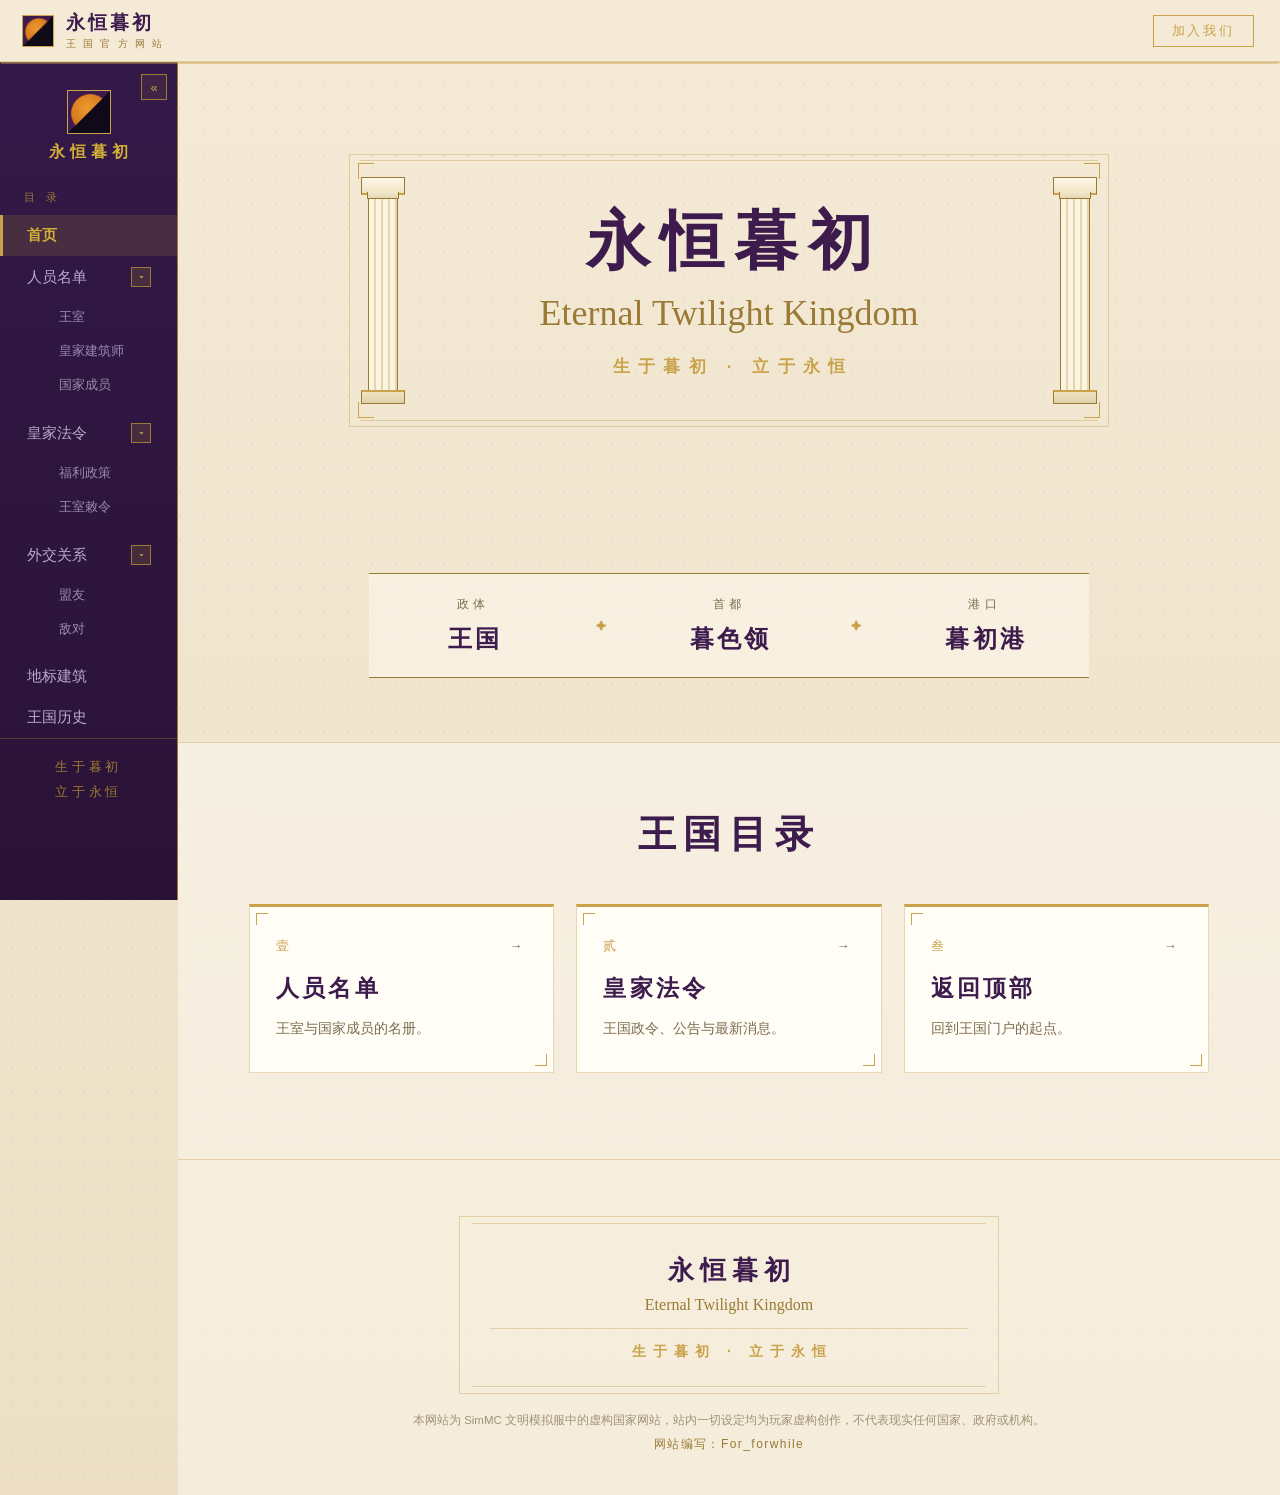
<file: index.html>
<!DOCTYPE html>
<html lang="zh-CN">
<head>
<meta charset="UTF-8">
<title>永恒暮初王国 · 官方网站</title>
<link rel="stylesheet" href="style.css">
<style>
  /* ===== 首页私有：Hero 门廊 ===== */
  .hero { position: relative; padding: 92px 24px 88px; text-align: center; }
  .hero-frame {
    max-width: 760px; margin: 0 auto;
    border: 1px solid var(--line);
    position: relative;
    padding: 52px 76px 48px;
  }
  .hero-frame::before, .hero-frame::after {
    content: ""; position: absolute; left: 10px; right: 10px; height: 1px;
    background: var(--line);
  }
  .hero-frame::before { top: 5px; }
  .hero-frame::after { bottom: 5px; }
  .hero .corner { position: absolute; width: 16px; height: 16px; border-color: var(--gold); border-style: solid; }
  .hero .c-tl { top: 8px; left: 8px; border-width: 1.5px 0 0 1.5px; }
  .hero .c-tr { top: 8px; right: 8px; border-width: 1.5px 1.5px 0 0; }
  .hero .c-bl { bottom: 8px; left: 8px; border-width: 0 0 1.5px 1.5px; }
  .hero .c-br { bottom: 8px; right: 8px; border-width: 0 1.5px 1.5px 0; }

  .column { position: absolute; top: 22px; bottom: 22px; width: 34px; display: flex; flex-direction: column; align-items: center; }
  .col-l { left: 16px; }
  .col-r { right: 16px; }
  .column .cap {
    width: 44px; height: 18px;
    background: linear-gradient(180deg, #fdf8ea, #efe3c2);
    border: 1px solid var(--gold-dim);
    border-bottom: 2px solid var(--gold);
    position: relative;
  }
  .column .cap::before {
    content: ""; position: absolute; left: 50%; bottom: -6px; transform: translateX(-50%);
    width: 30px; height: 6px;
    background: linear-gradient(180deg, #f3e8cc, #e6d9b6);
    border: 1px solid var(--gold-dim);
    border-top: none;
  }
  .column .shaft {
    flex: 1; width: 30px;
    background: repeating-linear-gradient(90deg, #fbf4e0 0 5px, #e3d5b0 5px 7px);
    border-left: 1px solid var(--gold-dim);
    border-right: 1px solid var(--gold-dim);
  }
  .column .base {
    width: 44px; height: 14px;
    background: linear-gradient(180deg, #efe3c2, #e0d1a8);
    border: 1px solid var(--gold-dim);
    border-top: 2px solid var(--gold);
  }

  .hero h1 {
    font-family: "SimSun", "宋体", serif;
    font-size: clamp(44px, 5.6vw, 64px);
    font-weight: 900; line-height: 1.08; letter-spacing: .16em; padding-left: .16em;
    color: var(--accent);
  }
  .gothic-name {
    font-family: "Old English Text MT", "Blackadder ITC", "UnifrakturMaguntia", serif;
    font-size: clamp(26px, 3vw, 36px);
    color: var(--gold-dim);
    margin: 16px 0 0;
  }
  .hero-motto {
    margin: 22px 0 0;
    font-size: 16.5px; font-weight: 800;
    color: var(--gold);
    letter-spacing: .5em; padding-left: .5em;
  }

  /* ===== 首页私有：概况横幅 ===== */
  .overview { padding: 58px 40px 64px; }
  .info-strip {
    max-width: 720px; margin: 0 auto;
    border-top: 1px solid var(--gold-dim);
    border-bottom: 1px solid var(--gold-dim);
    display: flex; align-items: stretch; justify-content: center;
    background: rgba(255,253,246,.45);
  }
  .info-strip .cell { flex: 1; text-align: center; padding: 22px 14px; }
  .info-strip .cell span {
    display: block; font-size: 12px; color: var(--dim);
    letter-spacing: .35em; margin-bottom: 10px;
  }
  .info-strip .cell strong {
    font-family: "SimSun", "宋体", serif;
    font-size: 24px; font-weight: 900; color: var(--accent);
    letter-spacing: .14em; padding-left: .14em;
  }
  .info-strip .sep { display: flex; align-items: center; color: var(--gold); font-size: 11px; padding: 0 18px; }

  /* ===== 首页私有：目录三卡 ===== */
  .index { padding: 66px 40px 86px; border-top: 1px solid var(--line); background: rgba(255,255,255,.4); }
  .index h2 {
    font-family: "SimSun", "宋体", serif;
    text-align: center; font-size: clamp(28px, 3.4vw, 38px); font-weight: 900;
    color: var(--accent); letter-spacing: .2em; margin-bottom: 44px;
  }
  .index-grid { max-width: 960px; margin: 0 auto; display: grid; grid-template-columns: repeat(3, 1fr); gap: 22px; }
  .index-card {
    display: block;
    background: var(--panel);
    border: 1px solid var(--line);
    border-top: 3px solid var(--gold);
    padding: 30px 26px;
    position: relative;
    transition: transform .2s, box-shadow .2s;
  }
  .index-card::before, .index-card::after {
    content: ""; position: absolute; width: 11px; height: 11px;
    border-color: var(--gold); border-style: solid;
  }
  .index-card::before { top: 6px; left: 6px; border-width: 1.5px 0 0 1.5px; }
  .index-card::after { bottom: 6px; right: 6px; border-width: 0 1.5px 1.5px 0; }
  .index-card:hover { transform: translateY(-6px); box-shadow: 0 16px 34px rgba(61,28,77,.14); }
  .index-card:focus-visible { outline: 2px solid var(--gold); outline-offset: 3px; }
  .index-card .no {
    font-family: "SimSun", "宋体", serif;
    font-size: 13px; color: var(--gold); letter-spacing: .4em;
    display: flex; justify-content: space-between; align-items: center;
  }
  .index-card .no .arr { transition: transform .2s; color: var(--dim); }
  .index-card:hover .no .arr { transform: translateX(4px); color: var(--gold); }
  .index-card h3 { margin: 18px 0 12px; font-family: "SimSun", "宋体", serif; font-size: 23px; font-weight: 900; color: var(--accent); letter-spacing: .14em; }
  .index-card p { font-size: 13.5px; line-height: 1.9; color: var(--dim); }

  @media (max-width: 860px) {
    .index-grid { grid-template-columns: 1fr; }
    .hero { padding: 60px 16px 60px; }
    .hero-frame { padding: 44px 22px 40px; }
    .column { display: none; }
    .info-strip { flex-direction: column; }
    .info-strip .sep { padding: 4px 0; justify-content: center; }
  }
</style>
</head>
<body>

  
  <nav class="nav">
    <a class="brand" href="index.html">
      <span class="mark"></span>
      <span>
        <strong>永恒暮初</strong>
        <small>王 国 官 方 网 站</small>
      </span>
    </a>
    <a class="join-btn" href="roster.html#citizens">加入我们</a>
  </nav>

  <div class="layout">
    
    <aside class="side-dir">
      <button class="dir-toggle" id="dirToggle" type="button" aria-label="收起目录" title="收起目录">«</button>
      <div class="dir-inner">
        <div class="dir-logo"></div>
        <div class="dir-brand">永恒暮初</div>
        <div class="dir-title">目 录</div>
        <a class="dir-item active" href="index.html">首页</a>
        <a class="dir-item" href="roster.html">人员名单<span class="dir-caret" title="展开子分类">▾</span></a>
        <div class="dir-sub">
          <a href="roster.html#royal">王室</a>
          <a href="roster.html#architect">皇家建筑师</a>
          <a href="roster.html#citizens">国家成员</a>
        </div>
        <a class="dir-item" href="decrees.html">皇家法令<span class="dir-caret" title="展开子分类">▾</span></a>
        <div class="dir-sub">
          <a href="decrees.html#welfare">福利政策</a>
          <a href="decrees.html#decrees">王室敕令</a>
        </div>
        <a class="dir-item" href="diplomacy.html">外交关系<span class="dir-caret" title="展开子分类">▾</span></a>
        <div class="dir-sub">
          <a href="diplomacy.html#allies">盟友</a>
          <a href="diplomacy.html#enemies">敌对</a>
        </div>
        <a class="dir-item" href="landmarks.html">地标建筑</a>
        <a class="dir-item" href="history.html">王国历史</a>
        <div class="dir-foot">生于暮初<br>立于永恒</div>
      </div>
    </aside>

    
    <div class="main-col">
      <main id="top">
        
        <section class="hero">
          <div class="hero-frame">
            <span class="corner c-tl"></span><span class="corner c-tr"></span>
            <span class="corner c-bl"></span><span class="corner c-br"></span>
            <div class="column col-l"><span class="cap"></span><span class="shaft"></span><span class="base"></span></div>
            <div class="column col-r"><span class="cap"></span><span class="shaft"></span><span class="base"></span></div>
            <h1>永恒暮初</h1>
            <p class="gothic-name">Eternal Twilight Kingdom</p>
            <p class="hero-motto">生于暮初 · 立于永恒</p>
          </div>
        </section>

        
        <section class="overview" id="overview">
          <div class="info-strip">
            <div class="cell"><span>政体</span><strong>王国</strong></div>
            <span class="sep">✦</span>
            <div class="cell"><span>首都</span><strong>暮色领</strong></div>
            <span class="sep">✦</span>
            <div class="cell"><span>港口</span><strong>暮初港</strong></div>
          </div>
        </section>

        
        <section class="index" id="index">
          <h2>王国目录</h2>
          <div class="index-grid">
            <a class="index-card" href="roster.html">
              <span class="no">壹 <span class="arr">→</span></span>
              <h3>人员名单</h3>
              <p>王室与国家成员的名册。</p>
            </a>
            <a class="index-card" href="decrees.html">
              <span class="no">贰 <span class="arr">→</span></span>
              <h3>皇家法令</h3>
              <p>王国政令、公告与最新消息。</p>
            </a>
            <a class="index-card" href="#top">
              <span class="no">叁 <span class="arr">→</span></span>
              <h3>返回顶部</h3>
              <p>回到王国门户的起点。</p>
            </a>
          </div>
        </section>
      </main>

      
      <footer>
        <div class="f-frame">
          <p class="f-brand">永恒暮初</p>
          <p class="f-gothic">Eternal Twilight Kingdom</p>
          <p class="f-motto">生于暮初 · 立于永恒</p>
        </div>
        <p class="f-disclaimer">
          本网站为 SimMC 文明模拟服中的虚构国家网站，站内一切设定均为玩家虚构创作，不代表现实任何国家、政府或机构。
        </p>
        <p class="f-credit">网站编写：For_forwhile</p>
      </footer>
    </div>
  </div>

  <script src="script.js"></script>
</body>
</html>
</file>
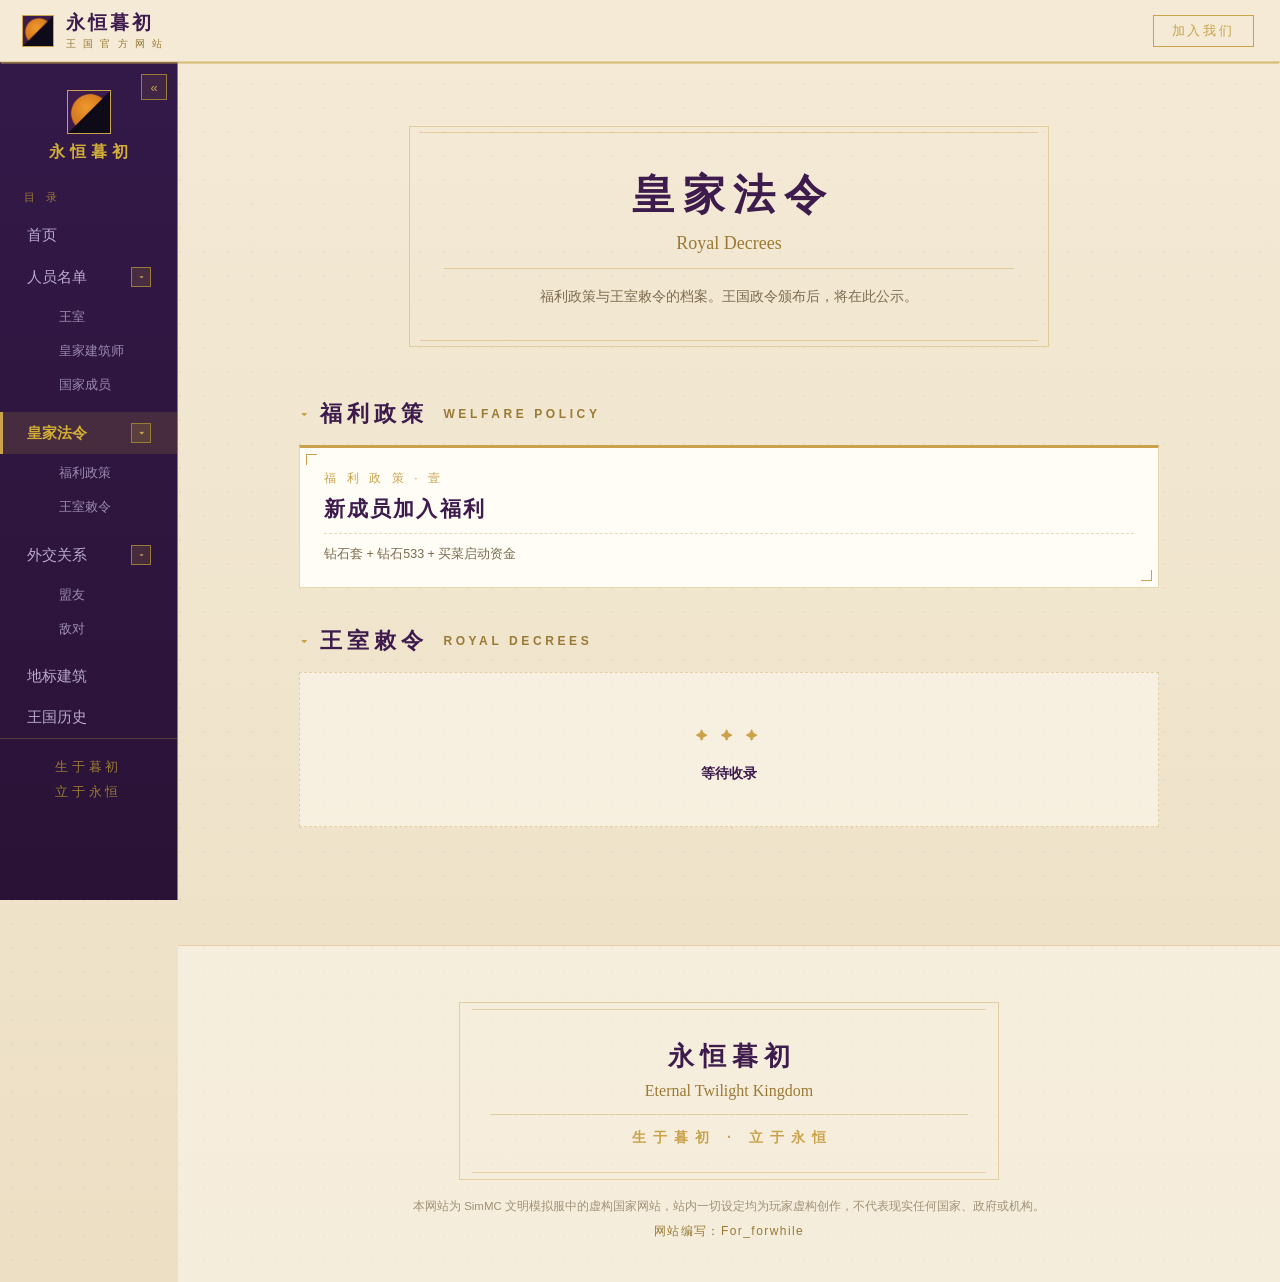
<file: decrees.html>
<!DOCTYPE html>
<html lang="zh-CN">
<head>
<meta charset="UTF-8">
<title>皇家法令 · 永恒暮初王国</title>
<link rel="stylesheet" href="style.css">
<style>
  @media (max-width: 860px) {
    .page-main { padding: 40px 20px 60px; }
  }
</style>
</head>
<body>

  
  <nav class="nav">
    <a class="brand" href="index.html">
      <span class="mark"></span>
      <span>
        <strong>永恒暮初</strong>
        <small>王 国 官 方 网 站</small>
      </span>
    </a>
    <a class="join-btn" href="roster.html#citizens">加入我们</a>
  </nav>

  <div class="layout">
    
    <aside class="side-dir">
      <button class="dir-toggle" id="dirToggle" type="button" aria-label="收起目录" title="收起目录">«</button>
      <div class="dir-inner">
        <div class="dir-logo"></div>
        <div class="dir-brand">永恒暮初</div>
        <div class="dir-title">目 录</div>
        <a class="dir-item" href="index.html">首页</a>
        <a class="dir-item" href="roster.html">人员名单<span class="dir-caret" title="展开子分类">▾</span></a>
        <div class="dir-sub">
          <a href="roster.html#royal">王室</a>
          <a href="roster.html#architect">皇家建筑师</a>
          <a href="roster.html#citizens">国家成员</a>
        </div>
        <a class="dir-item active" href="decrees.html">皇家法令<span class="dir-caret" title="展开子分类">▾</span></a>
        <div class="dir-sub">
          <a href="decrees.html#welfare">福利政策</a>
          <a href="decrees.html#decrees">王室敕令</a>
        </div>
        <a class="dir-item" href="diplomacy.html">外交关系<span class="dir-caret" title="展开子分类">▾</span></a>
        <div class="dir-sub">
          <a href="diplomacy.html#allies">盟友</a>
          <a href="diplomacy.html#enemies">敌对</a>
        </div>
        <a class="dir-item" href="landmarks.html">地标建筑</a>
        <a class="dir-item" href="history.html">王国历史</a>
        <div class="dir-foot">生于暮初<br>立于永恒</div>
      </div>
    </aside>

    
    <div class="main-col">
      <main>
        
        <section class="page-main">
          <div class="page-head">
            <h1>皇家法令</h1>
            <p class="gothic">Royal Decrees</p>
            <p class="desc">福利政策与王室敕令的档案。王国政令颁布后，将在此公示。</p>
          </div>

          
          <div class="roll-group" id="welfare" style="margin-top:52px;">
            <h2 class="roll-toggle"><span class="roll-arrow">▾</span>福利政策 <span class="tag">WELFARE POLICY</span></h2>
            <div class="roll-body">
              <div class="roll-grid">
                <div class="roll-card">
                  <div class="role">福 利 政 策 · 壹</div>
                  <div class="name">新成员加入福利</div>
                  <div class="note">钻石套 + 钻石533 + 买菜启动资金</div>
                </div>
              </div>
            </div>
          </div>

          
          <div class="roll-group" id="decrees">
            <h2 class="roll-toggle"><span class="roll-arrow">▾</span>王室敕令 <span class="tag">ROYAL DECREES</span></h2>
            <div class="roll-body">
              <div class="roll-empty">
                <p class="star">✦ ✦ ✦</p>
                <p><strong>等待收录</strong></p>
              </div>
            </div>
          </div>
        </section>
      </main>

      
      <footer>
        <div class="f-frame">
          <p class="f-brand">永恒暮初</p>
          <p class="f-gothic">Eternal Twilight Kingdom</p>
          <p class="f-motto">生于暮初 · 立于永恒</p>
        </div>
        <p class="f-disclaimer">
          本网站为 SimMC 文明模拟服中的虚构国家网站，站内一切设定均为玩家虚构创作，不代表现实任何国家、政府或机构。
        </p>
        <p class="f-credit">网站编写：For_forwhile</p>
      </footer>
    </div>
  </div>

  <script src="script.js"></script>
  <script>
    // 分类展开 / 收缩：点标题行切换
    document.querySelectorAll('.roll-group .roll-toggle').forEach(function (h) {
      h.addEventListener('click', function () {
        h.parentElement.classList.toggle('closed');
      });
    });
  </script>
</body>
</html>
</file>
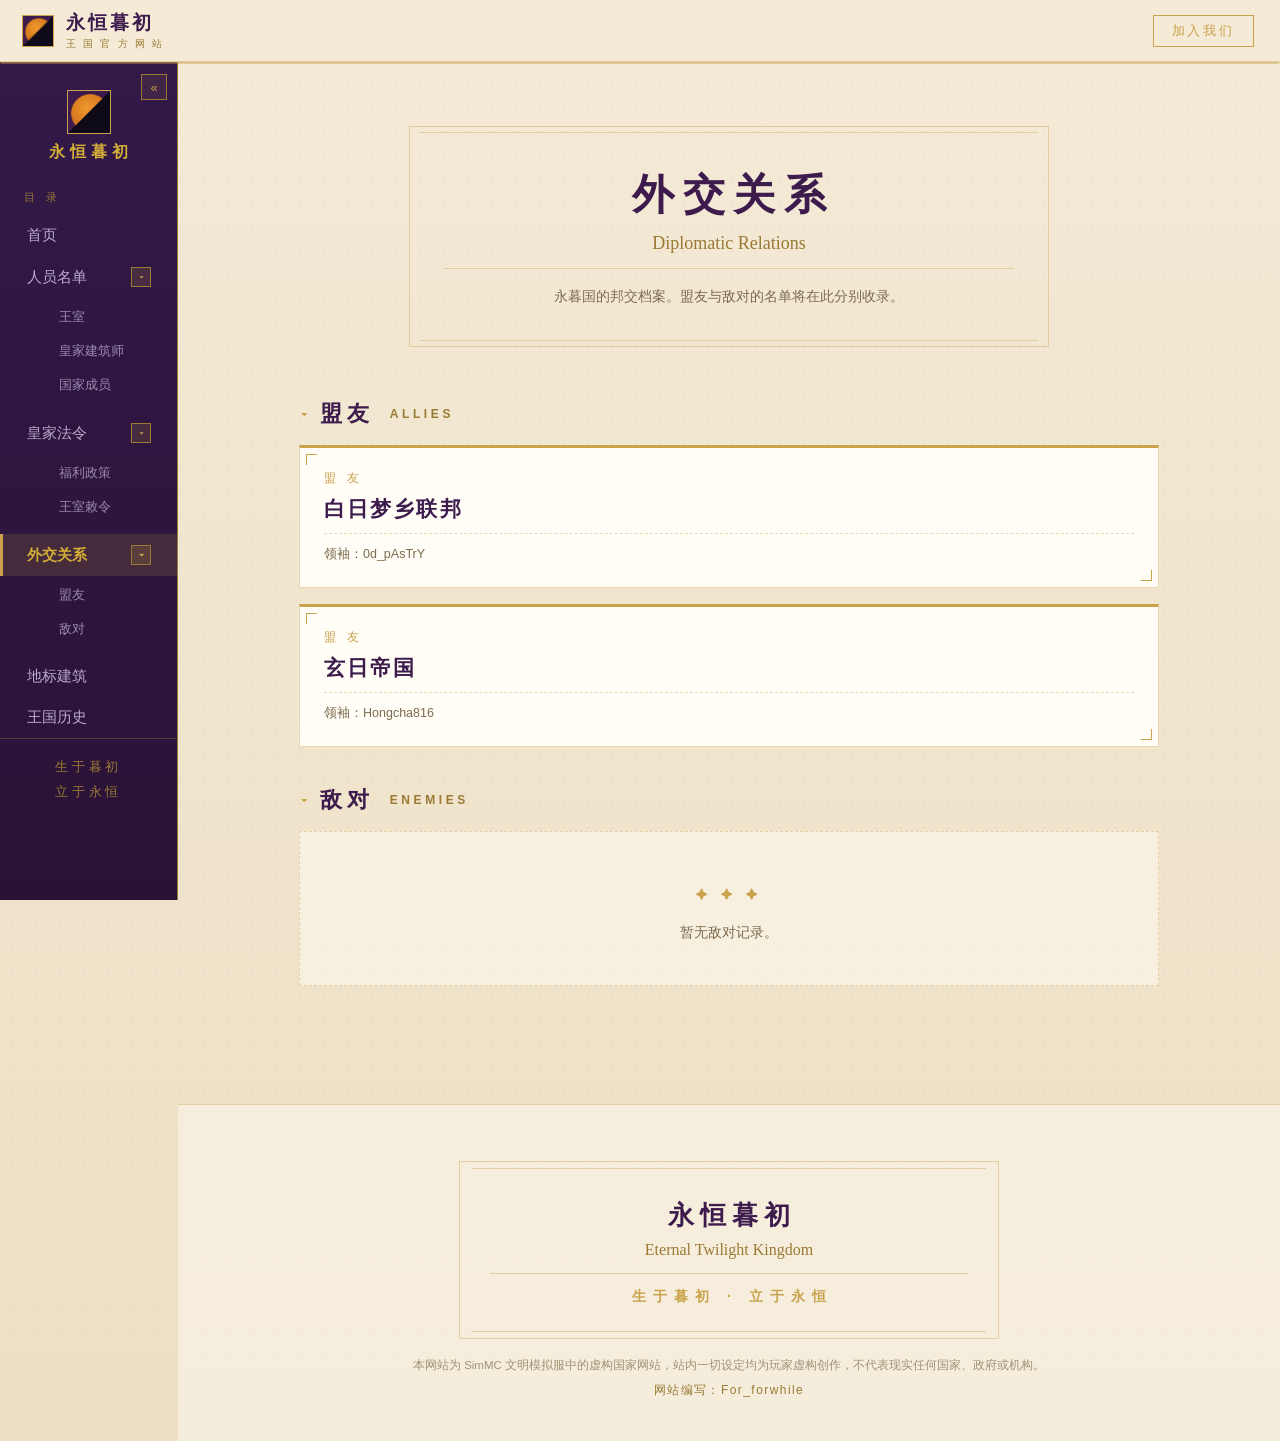
<file: diplomacy.html>
<!DOCTYPE html>
<html lang="zh-CN">
<head>
<meta charset="UTF-8">
<title>外交关系 · 永恒暮初王国</title>
<link rel="stylesheet" href="style.css">
<style>
  @media (max-width: 860px) {
    .page-main { padding: 40px 20px 60px; }
  }
</style>
</head>
<body>

  
  <nav class="nav">
    <a class="brand" href="index.html">
      <span class="mark"></span>
      <span>
        <strong>永恒暮初</strong>
        <small>王 国 官 方 网 站</small>
      </span>
    </a>
    <a class="join-btn" href="roster.html#citizens">加入我们</a>
  </nav>

  <div class="layout">
    
    <aside class="side-dir">
      <button class="dir-toggle" id="dirToggle" type="button" aria-label="收起目录" title="收起目录">«</button>
      <div class="dir-inner">
        <div class="dir-logo"></div>
        <div class="dir-brand">永恒暮初</div>
        <div class="dir-title">目 录</div>
        <a class="dir-item" href="index.html">首页</a>
        <a class="dir-item" href="roster.html">人员名单<span class="dir-caret" title="展开子分类">▾</span></a>
        <div class="dir-sub">
          <a href="roster.html#royal">王室</a>
          <a href="roster.html#architect">皇家建筑师</a>
          <a href="roster.html#citizens">国家成员</a>
        </div>
        <a class="dir-item" href="decrees.html">皇家法令<span class="dir-caret" title="展开子分类">▾</span></a>
        <div class="dir-sub">
          <a href="decrees.html#welfare">福利政策</a>
          <a href="decrees.html#decrees">王室敕令</a>
        </div>
        <a class="dir-item active" href="diplomacy.html">外交关系<span class="dir-caret" title="展开子分类">▾</span></a>
        <div class="dir-sub">
          <a href="diplomacy.html#allies">盟友</a>
          <a href="diplomacy.html#enemies">敌对</a>
        </div>
        <a class="dir-item" href="landmarks.html">地标建筑</a>
        <a class="dir-item" href="history.html">王国历史</a>
        <div class="dir-foot">生于暮初<br>立于永恒</div>
      </div>
    </aside>

    
    <div class="main-col">
      <main>
        
        <section class="page-main">
          <div class="page-head">
            <h1>外交关系</h1>
            <p class="gothic">Diplomatic Relations</p>
            <p class="desc">永暮国的邦交档案。盟友与敌对的名单将在此分别收录。</p>
          </div>

          
          <div class="roll-group" id="allies" style="margin-top:52px;">
            <h2 class="roll-toggle"><span class="roll-arrow">▾</span>盟友 <span class="tag">ALLIES</span></h2>
            <div class="roll-body">
              <div class="roll-grid">
                <div class="roll-card">
                  <div class="role">盟 友</div>
                  <div class="name">白日梦乡联邦</div>
                  <div class="note">领袖：0d_pAsTrY</div>
                </div>
                <div class="roll-card">
                  <div class="role">盟 友</div>
                  <div class="name">玄日帝国</div>
                  <div class="note">领袖：Hongcha816</div>
                </div>
              </div>
            </div>
          </div>

          
          <div class="roll-group" id="enemies">
            <h2 class="roll-toggle"><span class="roll-arrow">▾</span>敌对 <span class="tag">ENEMIES</span></h2>
            <div class="roll-body">
              <div class="roll-empty">
                <p class="star">✦ ✦ ✦</p>
                <p>暂无敌对记录。</p>
              </div>
            </div>
          </div>
        </section>
      </main>

      
      <footer>
        <div class="f-frame">
          <p class="f-brand">永恒暮初</p>
          <p class="f-gothic">Eternal Twilight Kingdom</p>
          <p class="f-motto">生于暮初 · 立于永恒</p>
        </div>
        <p class="f-disclaimer">
          本网站为 SimMC 文明模拟服中的虚构国家网站，站内一切设定均为玩家虚构创作，不代表现实任何国家、政府或机构。
        </p>
        <p class="f-credit">网站编写：For_forwhile</p>
      </footer>
    </div>
  </div>

  <script src="script.js"></script>
  <script>
    // 分类展开 / 收缩：点标题行切换
    document.querySelectorAll('.roll-group .roll-toggle').forEach(function (h) {
      h.addEventListener('click', function () {
        h.parentElement.classList.toggle('closed');
      });
    });
  </script>
</body>
</html>
</file>
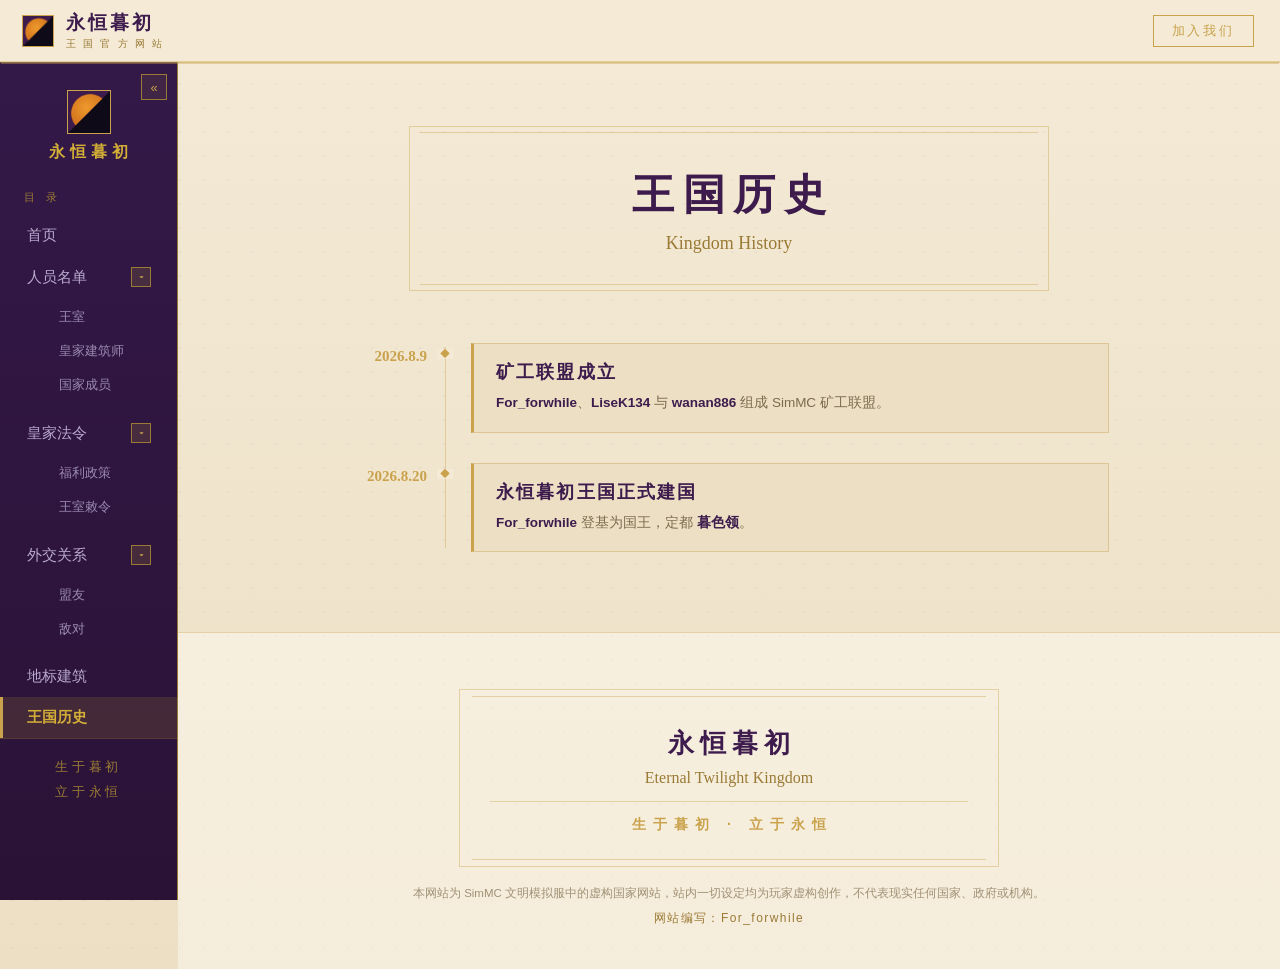
<file: history.html>
<!DOCTYPE html>
<html lang="zh-CN">
<head>
<meta charset="UTF-8">
<title>王国历史 · 永恒暮初王国</title>
<link rel="stylesheet" href="style.css">
<style>
  /* ===== 王国历史 · 时间轴 ===== */
  .timeline {
    max-width: 760px; margin: 52px auto 0;
    position: relative;
  }
  /* 中轴竖线 */
  .timeline::before {
    content: "";
    position: absolute;
    left: 96px; top: 4px; bottom: 4px;
    width: 1px;
    background: var(--line);
  }
  .tl-item {
    position: relative;
    display: grid;
    grid-template-columns: 96px 1fr;
    gap: 26px;
    margin-bottom: 30px;
  }
  .tl-item:last-child { margin-bottom: 0; }
  /* 节点菱形 */
  .tl-item::before {
    content: "◆";
    position: absolute;
    left: 96px;
    transform: translateX(-50%);
    color: var(--gold);
    font-size: 10px;
    background: var(--bg);
    padding: 0 3px;
    line-height: 1;
    top: 6px;
  }
  .tl-date {
    text-align: right;
    font-family: "SimSun", "宋体", serif;
    font-size: 15px;
    font-weight: 700;
    color: var(--gold);
    line-height: 1.5;
    padding-top: 2px;
    padding-right: 18px;   /* 给轴上节点让出空间 */
  }
  .tl-body {
    background: var(--bg-2);   /* 与背景同系的羊皮纸色 */
    border: 1px solid var(--line);
    border-left: 3px solid var(--gold);
    padding: 16px 22px;
    transition: transform .2s, box-shadow .2s;
  }
  .tl-body:hover { transform: translateY(-3px); box-shadow: 0 10px 24px rgba(61,28,77,.1); }
  .tl-body h3 {
    font-family: "SimSun", "宋体", serif;
    font-size: 18px;
    font-weight: 900;
    color: var(--accent);
    letter-spacing: .12em;
    margin-bottom: 6px;
  }
  .tl-body p {
    font-size: 13.5px;
    color: var(--dim);
    line-height: 1.9;
  }
  .tl-body p strong { color: var(--accent); }

  @media (max-width: 860px) {
    .page-main { padding: 40px 20px 60px; }
    .tl-item { grid-template-columns: 72px 1fr; gap: 16px; }
    .timeline::before { left: 72px; }
    .tl-item::before { left: 72px; }
    .tl-date { font-size: 13px; }
  }
</style>
</head>
<body>

  <nav class="nav">
    <a class="brand" href="index.html">
      <span class="mark"></span>
      <span>
        <strong>永恒暮初</strong>
        <small>王 国 官 方 网 站</small>
      </span>
    </a>
    <a class="join-btn" href="roster.html#citizens">加入我们</a>
  </nav>

  <div class="layout">
    <aside class="side-dir">
      <button class="dir-toggle" id="dirToggle" type="button" aria-label="收起目录" title="收起目录">«</button>
      <div class="dir-inner">
        <div class="dir-logo"></div>
        <div class="dir-brand">永恒暮初</div>
        <div class="dir-title">目 录</div>
        <a class="dir-item" href="index.html">首页</a>
        <a class="dir-item" href="roster.html">人员名单<span class="dir-caret" title="展开子分类">▾</span></a>
        <div class="dir-sub">
          <a href="roster.html#royal">王室</a>
          <a href="roster.html#architect">皇家建筑师</a>
          <a href="roster.html#citizens">国家成员</a>
        </div>
        <a class="dir-item" href="decrees.html">皇家法令<span class="dir-caret" title="展开子分类">▾</span></a>
        <div class="dir-sub">
          <a href="decrees.html#welfare">福利政策</a>
          <a href="decrees.html#decrees">王室敕令</a>
        </div>
        <a class="dir-item" href="diplomacy.html">外交关系<span class="dir-caret" title="展开子分类">▾</span></a>
        <div class="dir-sub">
          <a href="diplomacy.html#allies">盟友</a>
          <a href="diplomacy.html#enemies">敌对</a>
        </div>
        <a class="dir-item" href="landmarks.html">地标建筑</a>
        <a class="dir-item active" href="history.html">王国历史</a>
        <div class="dir-foot">生于暮初<br>立于永恒</div>
      </div>
    </aside>

    <div class="main-col">
      <main>
        <section class="page-main">
          <div class="page-head">
            <h1>王国历史</h1>
            <p class="gothic">Kingdom History</p>
          </div>

          <!-- 时间轴 -->
          <div class="timeline">
            <div class="tl-item">
              <div class="tl-date">2026.8.9</div>
              <div class="tl-body">
                <h3>矿工联盟成立</h3>
                <p><strong>For_forwhile</strong>、<strong>LiseK134</strong> 与 <strong>wanan886</strong> 组成 SimMC 矿工联盟。</p>
              </div>
            </div>
            <div class="tl-item">
              <div class="tl-date">2026.8.20</div>
              <div class="tl-body">
                <h3>永恒暮初王国正式建国</h3>
                <p><strong>For_forwhile</strong> 登基为国王，定都 <strong>暮色领</strong>。</p>
              </div>
            </div>
          </div>
        </section>
      </main>

      <footer>
        <div class="f-frame">
          <p class="f-brand">永恒暮初</p>
          <p class="f-gothic">Eternal Twilight Kingdom</p>
          <p class="f-motto">生于暮初 · 立于永恒</p>
        </div>
        <p class="f-disclaimer">
          本网站为 SimMC 文明模拟服中的虚构国家网站，站内一切设定均为玩家虚构创作，不代表现实任何国家、政府或机构。
        </p>
        <p class="f-credit">网站编写：For_forwhile</p>
      </footer>
    </div>
  </div>

  <script src="script.js"></script>
</body>
</html>
</file>
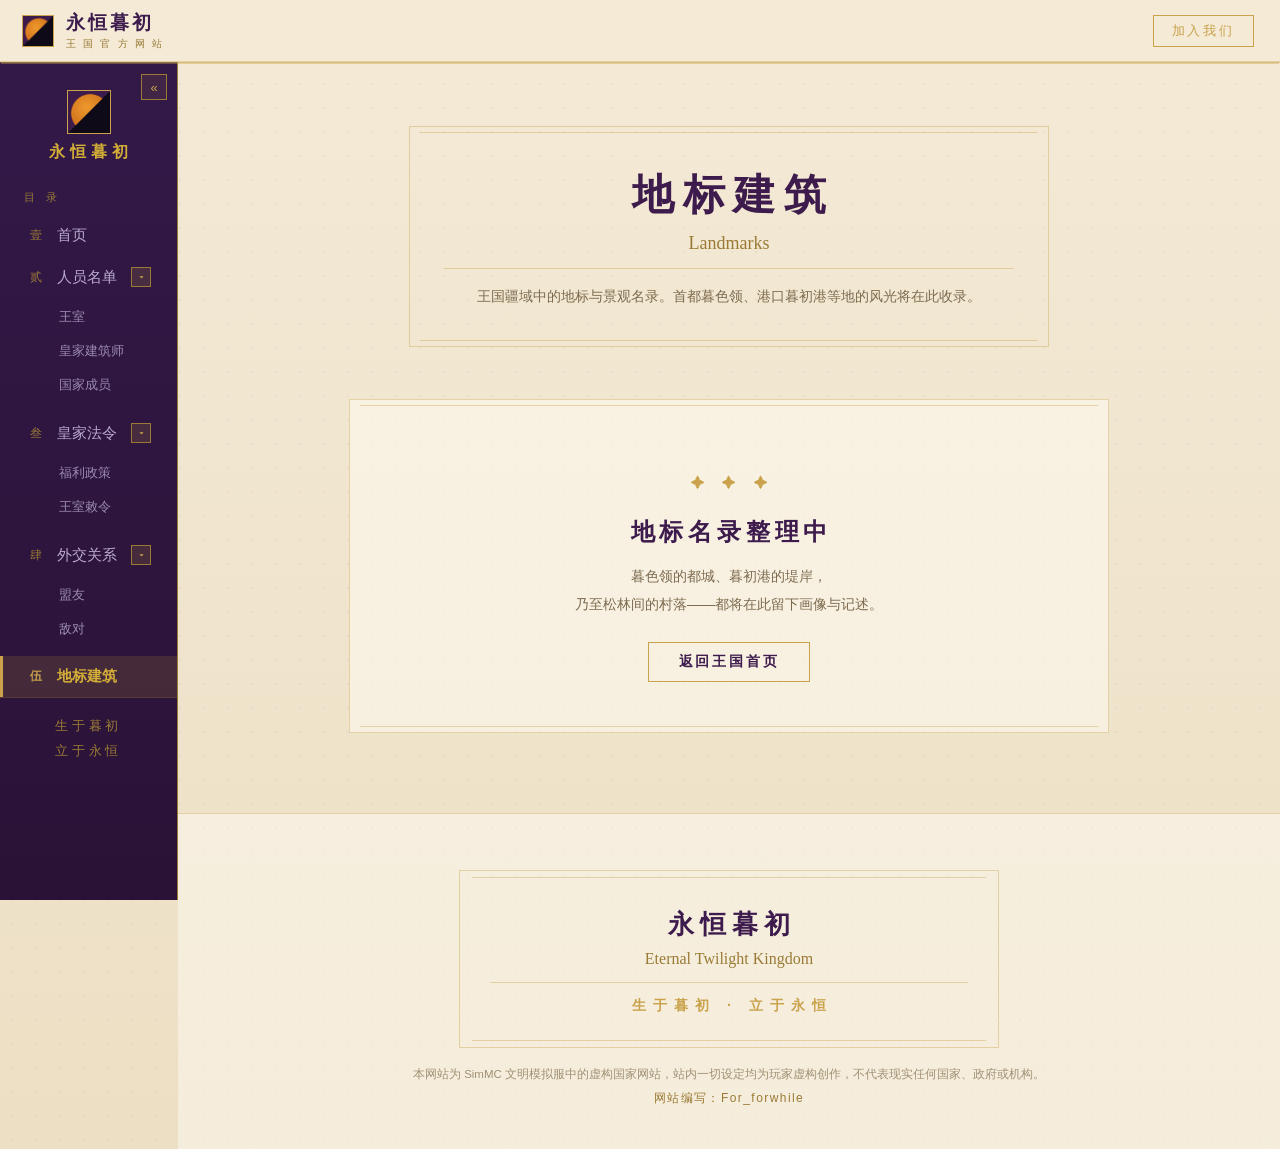
<file: landmarks.html>
<!DOCTYPE html>
<html lang="zh-CN">
<head>
<meta charset="UTF-8">
<title>地标建筑 · 永恒暮初王国</title>
<link rel="stylesheet" href="style.css">
<style>
  /* 地标名录空态 */
  .landmarks {
    max-width: 760px; margin: 52px auto 0;
  }
  .landmarks-empty {
    background: rgba(255,253,246,.5);
    border: 1px solid var(--line);
    position: relative;
    padding: 56px 34px 50px;
    text-align: center;
  }
  .landmarks-empty::before, .landmarks-empty::after {
    content: ""; position: absolute; left: 10px; right: 10px; height: 1px;
    background: var(--line);
  }
  .landmarks-empty::before { top: 5px; }
  .landmarks-empty::after { bottom: 5px; }
  .landmarks-empty .star {
    font-family: "SimSun", "宋体", serif;
    color: var(--gold); font-size: 14px; letter-spacing: .5em; padding-left: .5em;
  }
  .landmarks-empty h3 {
    font-family: "SimSun", "宋体", serif;
    font-size: 24px; font-weight: 900; color: var(--accent);
    letter-spacing: .2em; padding-left: .2em;
    margin-top: 18px;
  }
  .landmarks-empty p {
    margin-top: 14px;
    font-size: 14px; color: var(--dim); line-height: 2;
  }
  .landmarks-empty .back {
    display: inline-block; margin-top: 24px;
    border: 1px solid var(--gold);
    padding: 10px 30px;
    font-size: 14px; font-weight: 700; color: var(--accent);
    letter-spacing: .2em;
    transition: background .18s, color .18s;
  }
  .landmarks-empty .back:hover { background: var(--gold); color: #241505; }

  @media (max-width: 860px) {
    .page-main { padding: 40px 20px 60px; }
  }
</style>
</head>
<body>

  
  <nav class="nav">
    <a class="brand" href="index.html">
      <span class="mark"></span>
      <span>
        <strong>永恒暮初</strong>
        <small>王 国 官 方 网 站</small>
      </span>
    </a>
    <a class="join-btn" href="roster.html#citizens">加入我们</a>
  </nav>

  <div class="layout">
    
    <aside class="side-dir">
      <button class="dir-toggle" id="dirToggle" type="button" aria-label="收起目录" title="收起目录">«</button>
      <div class="dir-inner">
        <div class="dir-logo"></div>
        <div class="dir-brand">永恒暮初</div>
        <div class="dir-title">目 录</div>
        <a class="dir-item" href="index.html"><span class="d-no">壹</span>首页</a>
        <a class="dir-item" href="roster.html"><span class="d-no">贰</span>人员名单<span class="dir-caret" title="展开子分类">▾</span></a>
        <div class="dir-sub">
          <a href="roster.html#royal">王室</a>
          <a href="roster.html#architect">皇家建筑师</a>
          <a href="roster.html#citizens">国家成员</a>
        </div>
        <a class="dir-item" href="decrees.html"><span class="d-no">叁</span>皇家法令<span class="dir-caret" title="展开子分类">▾</span></a>
        <div class="dir-sub">
          <a href="decrees.html#welfare">福利政策</a>
          <a href="decrees.html#decrees">王室敕令</a>
        </div>
        <a class="dir-item" href="diplomacy.html"><span class="d-no">肆</span>外交关系<span class="dir-caret" title="展开子分类">▾</span></a>
        <div class="dir-sub">
          <a href="diplomacy.html#allies">盟友</a>
          <a href="diplomacy.html#enemies">敌对</a>
        </div>
        <a class="dir-item active" href="landmarks.html"><span class="d-no">伍</span>地标建筑</a>
        <div class="dir-foot">生于暮初<br>立于永恒</div>
      </div>
    </aside>

    
    <div class="main-col">
      <main>
        
        <section class="page-main">
          <div class="page-head">
            <h1>地标建筑</h1>
            <p class="gothic">Landmarks</p>
            <p class="desc">王国疆域中的地标与景观名录。首都暮色领、港口暮初港等地的风光将在此收录。</p>
          </div>

          
          <div class="landmarks">
            <div class="landmarks-empty">
              <p class="star">✦ ✦ ✦</p>
              <h3>地标名录整理中</h3>
              <p>
                暮色领的都城、暮初港的堤岸，<br>
                乃至松林间的村落——都将在此留下画像与记述。
              </p>
              <a class="back" href="index.html">返回王国首页</a>
            </div>
          </div>
        </section>
      </main>

      
      <footer>
        <div class="f-frame">
          <p class="f-brand">永恒暮初</p>
          <p class="f-gothic">Eternal Twilight Kingdom</p>
          <p class="f-motto">生于暮初 · 立于永恒</p>
        </div>
        <p class="f-disclaimer">
          本网站为 SimMC 文明模拟服中的虚构国家网站，站内一切设定均为玩家虚构创作，不代表现实任何国家、政府或机构。
        </p>
        <p class="f-credit">网站编写：For_forwhile</p>
      </footer>
    </div>
  </div>

  <script src="script.js"></script>
</body>
</html>
</file>
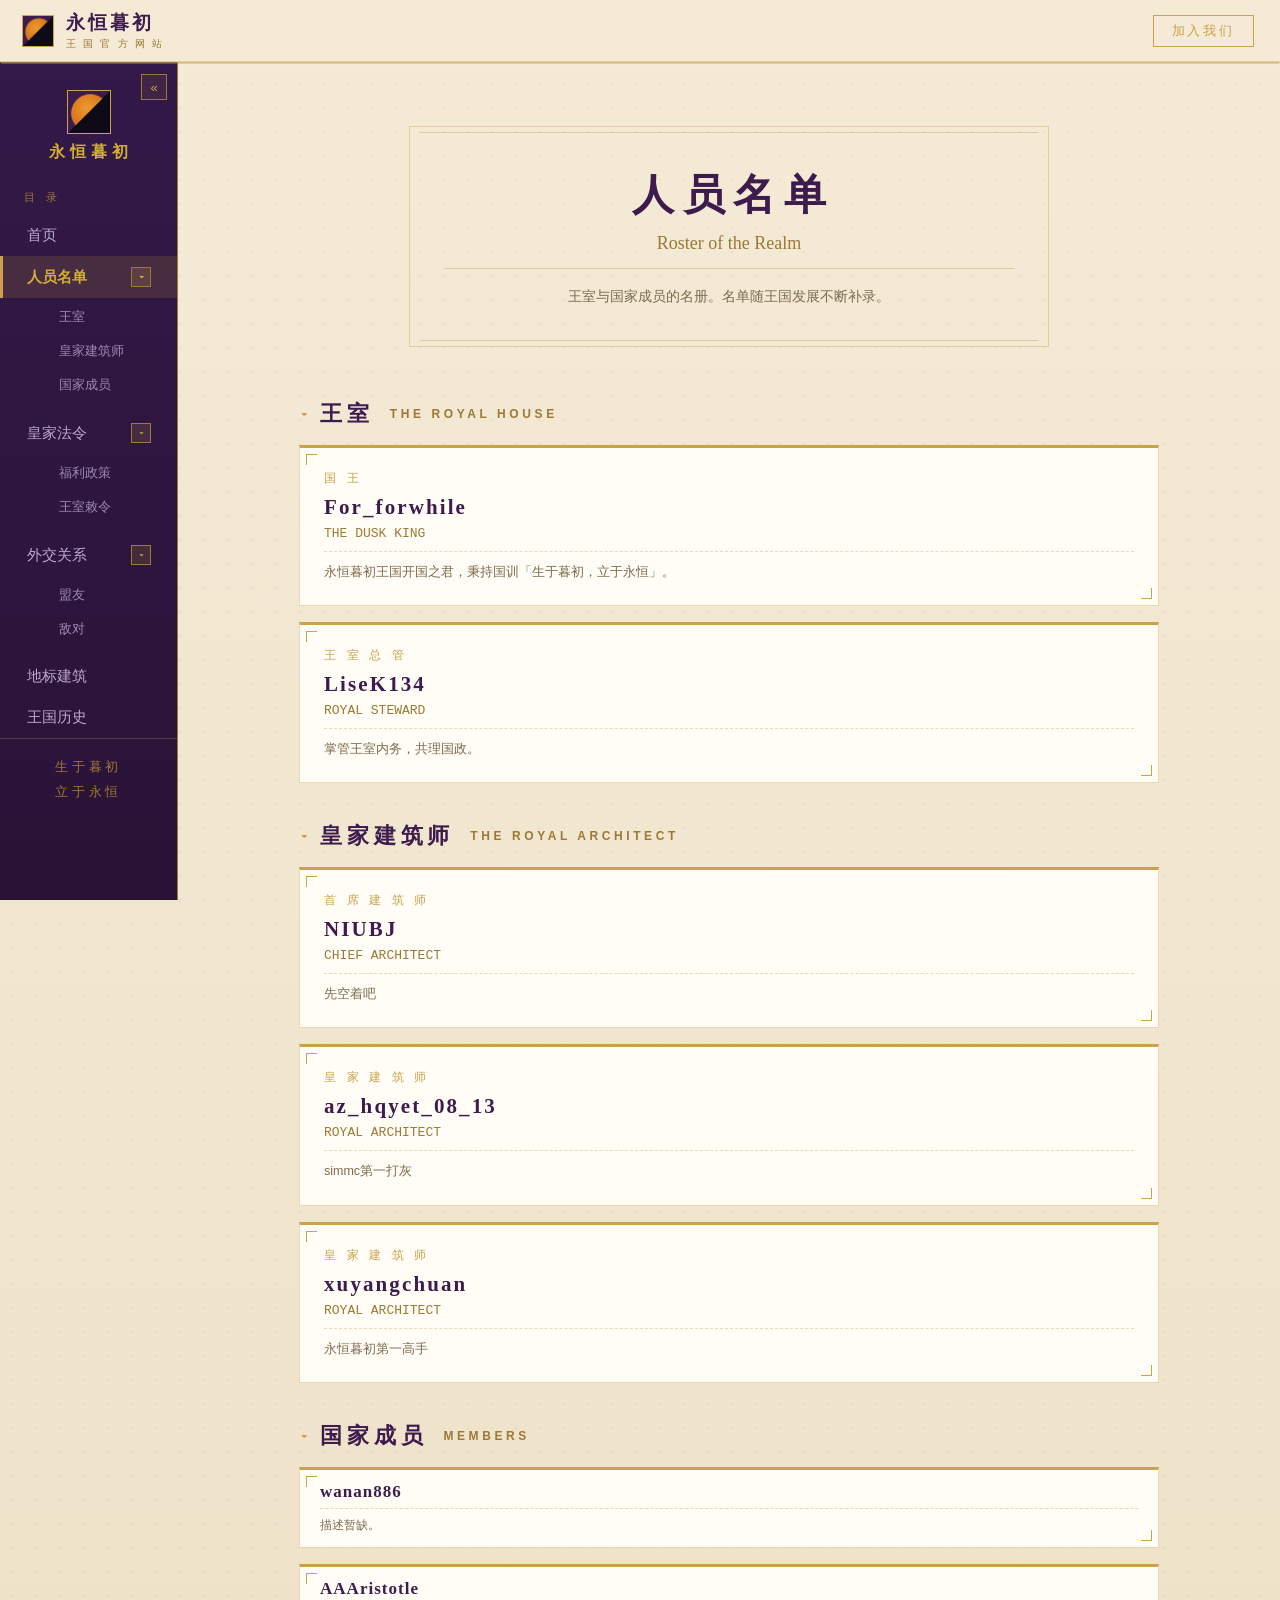
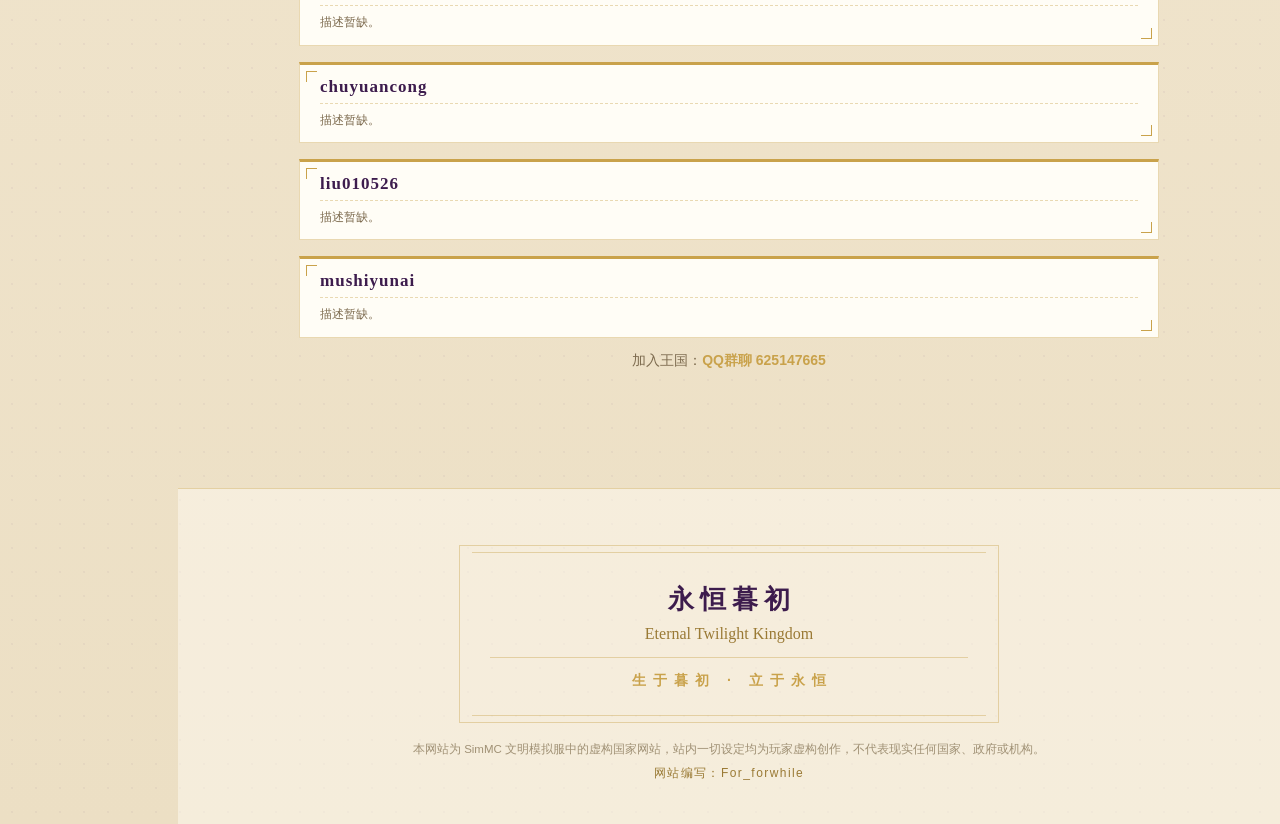
<file: roster.html>
<!DOCTYPE html>
<html lang="zh-CN">
<head>
<meta charset="UTF-8">
<title>人员名单 · 永恒暮初王国</title>
<link rel="stylesheet" href="style.css">
<style>
  /* 名单样式 */
  .roll-group { max-width: 860px; margin: 0 auto 38px; scroll-margin-top: 84px; }
  .roll-toggle {
    display: flex; align-items: center; gap: 8px;
    font-family: "SimSun", "宋体", serif;
    font-size: 22px; font-weight: 900; color: var(--accent);
    letter-spacing: .22em; padding-left: .22em;
    margin-bottom: 16px;
    cursor: pointer;
    user-select: none;
  }
  .roll-toggle .roll-arrow {
    display: inline-block;
    font-size: 12px; color: var(--gold);
    line-height: 1;
    transition: transform .25s ease;
    margin-left: -.22em;   /* 抵消 h2 的 padding-left，让三角贴边 */
  }
  .roll-toggle .tag {
    font-size: 12px; color: var(--gold-dim);
    letter-spacing: .3em; font-family: "Microsoft YaHei", sans-serif;
    margin-left: 8px;
  }
  .roll-toggle:hover .roll-arrow { color: var(--gold-hi); }
  .roll-group.closed .roll-toggle .roll-arrow { transform: rotate(180deg); }
  .roll-group.closed .roll-body { display: none; }
  .roll-grid { display: grid; grid-template-columns: 1fr; gap: 16px; }
  .roll-card {
    background: var(--panel);
    border: 1px solid var(--line);
    border-top: 3px solid var(--gold);
    padding: 22px 24px;
    position: relative;
    transition: transform .2s, box-shadow .2s;
  }
  .roll-card::before, .roll-card::after {
    content: ""; position: absolute; width: 10px; height: 10px;
    border-color: var(--gold); border-style: solid;
  }
  .roll-card::before { top: 6px; left: 6px; border-width: 1.5px 0 0 1.5px; }
  .roll-card::after { bottom: 6px; right: 6px; border-width: 0 1.5px 1.5px 0; }
  .roll-card:hover { transform: translateY(-4px); box-shadow: 0 12px 26px rgba(61,28,77,.12); }
  .roll-card .role {
    font-size: 12px; color: var(--gold); letter-spacing: .3em; margin-bottom: 8px;
  }
  .roll-card .name {
    font-family: "SimSun", "宋体", serif;
    font-size: 21px; font-weight: 900; color: var(--accent); letter-spacing: .1em;
  }
  .roll-card .id {
    font-family: "Cascadia Mono", Consolas, monospace;
    font-size: 13px; color: var(--gold-dim); margin-top: 6px;
  }
  .roll-card .note {
    margin-top: 10px; padding-top: 10px;
    border-top: 1px dashed var(--line);
    font-size: 12.5px; color: var(--dim); line-height: 1.7;
  }
  /* 国家成员空态 */
  .roll-empty {
    background: rgba(255,253,246,.5);
    border: 1px dashed var(--line);
    padding: 40px 24px;
    text-align: center;
  }
  .roll-empty .star { color: var(--gold); font-size: 12px; letter-spacing: .4em; }
  .roll-empty p { margin-top: 12px; font-size: 14px; color: var(--dim); line-height: 1.9; }
  .roll-empty p strong { color: var(--accent); }
  /* QQ 群加入提示（国家成员卡片外） */
  .join-line {
    margin-top: 14px;
    text-align: center;
    font-size: 14px;
    color: var(--dim);
  }
  .join-line strong { color: var(--gold); font-weight: 700; }
  /* 国家成员紧凑卡：无英文称号、更小 */
  .roll-card.member { padding: 12px 20px; }
  .roll-card.member .name { font-size: 17px; letter-spacing: .06em; }
  .roll-card.member .note { margin-top: 6px; padding-top: 6px; font-size: 12px; }

  @media (max-width: 860px) {
    .roll-grid { grid-template-columns: 1fr; }
    .page-main { padding: 40px 20px 60px; }
  }
</style>
</head>
<body>

  
  <nav class="nav">
    <a class="brand" href="index.html">
      <span class="mark"></span>
      <span>
        <strong>永恒暮初</strong>
        <small>王 国 官 方 网 站</small>
      </span>
    </a>
    <a class="join-btn" href="roster.html#citizens">加入我们</a>
  </nav>

  <div class="layout">
    
    <aside class="side-dir">
      <button class="dir-toggle" id="dirToggle" type="button" aria-label="收起目录" title="收起目录">«</button>
      <div class="dir-inner">
        <div class="dir-logo"></div>
        <div class="dir-brand">永恒暮初</div>
        <div class="dir-title">目 录</div>
        <a class="dir-item" href="index.html">首页</a>
        <a class="dir-item active" href="roster.html">人员名单<span class="dir-caret" title="展开子分类">▾</span></a>
        <div class="dir-sub">
          <a href="roster.html#royal">王室</a>
          <a href="roster.html#architect">皇家建筑师</a>
          <a href="roster.html#citizens">国家成员</a>
        </div>
        <a class="dir-item" href="decrees.html">皇家法令<span class="dir-caret" title="展开子分类">▾</span></a>
        <div class="dir-sub">
          <a href="decrees.html#welfare">福利政策</a>
          <a href="decrees.html#decrees">王室敕令</a>
        </div>
        <a class="dir-item" href="diplomacy.html">外交关系<span class="dir-caret" title="展开子分类">▾</span></a>
        <div class="dir-sub">
          <a href="diplomacy.html#allies">盟友</a>
          <a href="diplomacy.html#enemies">敌对</a>
        </div>
        <a class="dir-item" href="landmarks.html">地标建筑</a>
        <a class="dir-item" href="history.html">王国历史</a>
        <div class="dir-foot">生于暮初<br>立于永恒</div>
      </div>
    </aside>

    
    <div class="main-col">
      <main>
        
        <section class="page-main">
          <div class="page-head">
            <h1>人员名单</h1>
            <p class="gothic">Roster of the Realm</p>
            <p class="desc">王室与国家成员的名册。名单随王国发展不断补录。</p>
          </div>

          
          <div class="roll-group" id="royal" style="margin-top:52px;">
            <h2 class="roll-toggle"><span class="roll-arrow">▾</span>王室 <span class="tag">THE ROYAL HOUSE</span></h2>
            <div class="roll-body">
              <div class="roll-grid">
                <div class="roll-card">
                  <div class="role">国 王</div>
                  <div class="name">For_forwhile</div>
                  <div class="id">THE DUSK KING</div>
                  <div class="note">永恒暮初王国开国之君，秉持国训「生于暮初，立于永恒」。</div>
                </div>
                <div class="roll-card">
                  <div class="role">王 室 总 管</div>
                  <div class="name">LiseK134</div>
                  <div class="id">ROYAL STEWARD</div>
                  <div class="note">掌管王室内务，共理国政。</div>
                </div>
              </div>
            </div>
          </div>

          
          <div class="roll-group" id="architect">
            <h2 class="roll-toggle"><span class="roll-arrow">▾</span>皇家建筑师 <span class="tag">THE ROYAL ARCHITECT</span></h2>
            <div class="roll-body">
              <div class="roll-grid">
                <div class="roll-card">
                  <div class="role">首 席 建 筑 师</div>
                  <div class="name">NIUBJ</div>
                  <div class="id">CHIEF ARCHITECT</div>
                  <div class="note">先空着吧</div>
                </div>
                <div class="roll-card">
                  <div class="role">皇 家 建 筑 师</div>
                  <div class="name">az_hqyet_08_13</div>
                  <div class="id">ROYAL ARCHITECT</div>
                  <div class="note">simmc第一打灰</div>
                </div>
                <div class="roll-card">
                  <div class="role">皇 家 建 筑 师</div>
                  <div class="name">xuyangchuan</div>
                  <div class="id">ROYAL ARCHITECT</div>
                  <div class="note">永恒暮初第一高手</div>
                </div>
              </div>
            </div>
          </div>

          
          <div class="roll-group" id="citizens">
            <h2 class="roll-toggle"><span class="roll-arrow">▾</span>国家成员 <span class="tag">MEMBERS</span></h2>
            <div class="roll-body">
              <div class="roll-grid">
                <div class="roll-card member">
                  <div class="name">wanan886</div>
                  <div class="note">描述暂缺。</div>
                </div>
                <div class="roll-card member">
                  <div class="name">AAAristotle</div>
                  <div class="note">描述暂缺。</div>
                </div>
                <div class="roll-card member">
                  <div class="name">chuyuancong</div>
                  <div class="note">描述暂缺。</div>
                </div>
                <div class="roll-card member">
                  <div class="name">liu010526</div>
                  <div class="note">描述暂缺。</div>
                </div>
                <div class="roll-card member">
                  <div class="name">mushiyunai</div>
                  <div class="note">描述暂缺。</div>
                </div>
              </div>
              <p class="join-line">加入王国：<strong>QQ群聊 625147665</strong></p>
            </div>
          </div>
        </section>
      </main>

      
      <footer>
        <div class="f-frame">
          <p class="f-brand">永恒暮初</p>
          <p class="f-gothic">Eternal Twilight Kingdom</p>
          <p class="f-motto">生于暮初 · 立于永恒</p>
        </div>
        <p class="f-disclaimer">
          本网站为 SimMC 文明模拟服中的虚构国家网站，站内一切设定均为玩家虚构创作，不代表现实任何国家、政府或机构。
        </p>
        <p class="f-credit">网站编写：For_forwhile</p>
      </footer>
    </div>
  </div>

  <script src="script.js"></script>
  <script>
    // 分类展开 / 收缩：点标题行切换
    document.querySelectorAll('.roll-group .roll-toggle').forEach(function (h) {
      h.addEventListener('click', function () {
        h.parentElement.classList.toggle('closed');
      });
    });
  </script>
</body>
</html>
</file>
<file: style.css>
/* ============================================================
   永恒暮初王国 · 全站公共样式 style.css
   改这里 = 改全站（首页 / 人员名单 / 皇家法令）
   古典：暮紫 × 永恒金 × 羊皮纸
   ============================================================ */
:root {
  --bg:     #f4ead6;
  --bg-2:   #ecdfc4;
  --panel:  #fffdf6;
  --ink:    #3a2f23;
  --dim:    #7d6b4f;
  --accent: #3d1c4d;
  --gold:   #c9a24b;
  --gold-hi:#d4af37;
  --gold-dim:#9a7a35;
  --line:   rgba(201,162,75,.4);
  --footer-bg: #2a1236;
  --footer-text: #e8e0f0;
  --nav-h: 62px;
  --dir-w: 178px;
  --dir-w-min: 44px;
}

* { margin: 0; padding: 0; box-sizing: border-box; }
html { scroll-behavior: smooth; }
body {
  background:
    radial-gradient(rgba(91,44,111,.05) 1px, transparent 1px),
    linear-gradient(180deg, var(--bg), var(--bg-2));
  background-size: 24px 24px, auto;
  color: var(--ink);
  font-family: "Microsoft YaHei", "微软雅黑", sans-serif;
}
a { text-decoration: none; color: inherit; }

/* ===== 顶栏：通栏，logo 左上角 ===== */
.nav {
  position: sticky; top: 0; z-index: 70;
  height: var(--nav-h);
  display: flex; align-items: center; justify-content: space-between;
  padding: 0 26px 0 22px;
  background: rgba(244,234,214,.94);
  backdrop-filter: blur(6px);
  border-bottom: 1px solid var(--line);
  box-shadow: 0 3px 0 -1px var(--line), 0 1px 0 0 var(--line);
}
.brand { display: flex; align-items: center; gap: 12px; }
.brand .mark {
  width: 32px; height: 32px;
  background: linear-gradient(135deg, var(--gold-hi), var(--gold));
  display: grid; place-items: center;
  color: #fff; font-size: 16px; font-weight: 700; font-family: "SimSun", "宋体", serif;
}
.brand strong { font-size: 19px; font-weight: 800; color: var(--accent); letter-spacing: .16em; }
.brand small { display: block; font-size: 10px; color: var(--gold-dim); letter-spacing: .22em; margin-top: 1px; }
.nav .join-btn {
  display: inline-block;
  border: 1px solid var(--gold);
  color: var(--gold);
  font-size: 13px;
  font-weight: 400;
  letter-spacing: .22em;
  padding: 6px 18px;
  transition: background .18s, color .18s, border-color .18s;
}
.nav .join-btn:hover { background: var(--gold); color: #241505; }
.nav .join-btn:focus-visible { outline: 2px solid var(--gold); outline-offset: 3px; }

/* ===== 布局：侧栏 + 主栏 ===== */
.layout { display: flex; align-items: flex-start; min-height: calc(100vh - var(--nav-h)); }

/* ===== 左侧目录栏（可折叠） ===== */
.side-dir {
  position: sticky; top: var(--nav-h);
  width: var(--dir-w);
  height: calc(100vh - var(--nav-h));
  flex-shrink: 0;
  overflow: hidden;
  background: linear-gradient(180deg, #331948, var(--footer-bg));
  border-right: 1px solid var(--gold-dim);
  display: flex; flex-direction: column;
  padding: 26px 0 22px;
  transition: width .38s cubic-bezier(.4, 0, .2, 1);
}
.dir-toggle {
  position: absolute; top: 12px; right: 10px; z-index: 5;
  width: 26px; height: 26px;
  border: 1px solid var(--gold-dim);
  background: rgba(212,175,55,.08);
  color: var(--gold); font-size: 13px; line-height: 1;
  cursor: pointer;
  display: grid; place-items: center;
  transition: background .18s, color .18s;
}
.dir-toggle:hover { background: rgba(212,175,55,.22); color: var(--gold-hi); }
.dir-toggle:focus-visible { outline: 1px solid var(--gold); outline-offset: 1px; }
/* 国徽 logo：直接调用 PNG 图片（永暮logo.png，256x256） */
.brand .mark {
  width: 32px; height: 32px;
  border: 1px solid var(--gold);
  position: relative;
  display: block;
  background: url("永暮logo.png") no-repeat center / cover;
}
.dir-logo {
  width: 44px; height: 44px; margin: 2px auto 8px;
  border: 1px solid var(--gold);
  position: relative;
  display: block;
  background: url("永暮logo.png") no-repeat center / cover;
}
.dir-brand {
  text-align: center; margin-bottom: 28px;
  color: var(--gold-hi); font-size: 16px; font-weight: 800;
  letter-spacing: .3em; padding-left: .3em;
}
.dir-title {
  padding: 0 24px; margin-bottom: 10px;
  font-size: 10.5px; letter-spacing: .4em; color: var(--gold-dim);
}
.dir-item {
  display: flex; align-items: center; gap: 12px;
  padding: 11px 24px;
  font-size: 14.5px; color: #b9a9ce;
  border-left: 3px solid transparent;
  transition: background .18s, color .18s;
  white-space: nowrap;
}
.dir-item .d-no {
  font-family: "SimSun", "宋体", serif;
  font-size: 12px; color: var(--gold-dim); width: 18px; text-align: center;
}
.dir-item:hover { background: rgba(212,175,55,.08); color: #efe6ff; }
.dir-item.active {
  background: rgba(212,175,55,.14);
  border-left-color: var(--gold);
  color: var(--gold-hi); font-weight: 700;
}
.dir-item.active .d-no { color: var(--gold); }
.dir-item:focus-visible { outline: 1px solid var(--gold); outline-offset: -1px; }
/* 目录子分类（人员名单下的折叠子项） */
.dir-caret {
  margin-left: auto; margin-right: 2px;
  width: 20px; height: 20px;
  display: grid; place-items: center;
  border: 1px solid var(--gold-dim);
  background: rgba(212,175,55,.14);
  color: var(--gold);
  font-size: 10px; line-height: 1;
  cursor: pointer;
  align-self: center;
  transition: transform .3s ease, background .18s, color .18s, border-color .18s;
}
.dir-caret:hover {
  background: rgba(212,175,55,.32);
  color: var(--gold-hi);
  border-color: var(--gold);
}
.dir-item.closed .dir-caret { transform: rotate(180deg); }
.dir-sub {
  padding: 2px 0 10px;
  max-height: 150px;
  opacity: 1;
  overflow: hidden;
  transition: max-height .35s ease, opacity .28s ease, padding .35s ease;
}
.dir-sub a {
  display: block;
  padding: 8px 24px 8px 56px;
  font-size: 13px; color: #9a8ab0;
  border-left: 3px solid transparent;
  transition: background .18s, color .18s;
  white-space: nowrap;
}
.dir-sub a:hover { background: rgba(212,175,55,.07); color: var(--gold-hi); }
.dir-item.closed + .dir-sub {
  max-height: 0;
  opacity: 0;
  padding-top: 0;
  padding-bottom: 0;
}
.dir-foot {
  margin-top: auto;
  text-align: center;
  padding: 16px 12px 0;
  border-top: 1px solid rgba(212,175,55,.25);
  font-size: 12.5px; color: var(--gold-dim);
  letter-spacing: .3em; line-height: 2;
}
.side-dir .dir-inner { opacity: 1; transition: opacity .22s ease; }
body.side-collapsed .side-dir { width: var(--dir-w-min); }
body.side-collapsed .side-dir .dir-inner { opacity: 0; pointer-events: none; }
.main-col { flex: 1; min-width: 0; }

/* ===== 页脚：卷轴落款 ===== */
footer {
  padding: 56px 24px 42px;
  text-align: center;
  border-top: 1px solid var(--line);
  background: rgba(255,253,246,.45);
}
.f-frame {
  max-width: 540px; margin: 0 auto;
  border: 1px solid var(--line);
  position: relative;
  padding: 36px 30px 32px;
}
.f-frame::before, .f-frame::after {
  content: ""; position: absolute; left: 12px; right: 12px; height: 1px;
  background: var(--line);
}
.f-frame::before { top: 6px; }
.f-frame::after { bottom: 6px; }
.f-frame .f-brand {
  font-family: "SimSun", "宋体", serif;
  font-size: 26px; font-weight: 900; color: var(--accent);
  letter-spacing: .22em; padding-left: .22em;
}
.f-frame .f-gothic {
  font-family: "Old English Text MT", "Blackadder ITC", serif;
  font-size: 16px; color: var(--gold-dim);
  margin-top: 8px;
}
.f-frame .f-motto {
  margin-top: 14px; padding-top: 14px;
  border-top: 1px solid var(--line);
  font-size: 14px; font-weight: 800; color: var(--gold);
  letter-spacing: .5em; padding-left: .5em;
}
.f-line {
  margin-top: 24px;
  display: flex; justify-content: center; align-items: center;
  gap: 14px; flex-wrap: wrap;
  font-size: 13px; color: var(--dim);
}
.f-line .dot { color: var(--gold); font-size: 9px; }
.f-line a { color: var(--accent); font-weight: 700; transition: color .18s; }
.f-line a:hover { color: var(--gold); }
.f-disclaimer {
  margin-top: 16px;
  font-size: 11.5px; color: #a09175; line-height: 1.8;
}
.f-credit {
  margin-top: 6px;
  font-size: 12px; color: var(--gold-dim);
  letter-spacing: .12em;
}

/* ===== 内页标题区（人员名单 / 皇家法令 共用） ===== */
.page-head {
  max-width: 640px; margin: 0 auto;
  border: 1px solid var(--line);
  position: relative;
  padding: 40px 34px 36px;
  text-align: center;
}
.page-head::before, .page-head::after {
  content: ""; position: absolute; left: 10px; right: 10px; height: 1px;
  background: var(--line);
}
.page-head::before { top: 5px; }
.page-head::after { bottom: 5px; }
.page-head h1 {
  font-family: "SimSun", "宋体", serif;
  font-size: clamp(32px, 4vw, 42px);
  font-weight: 900; color: var(--accent);
  letter-spacing: .2em; padding-left: .2em;
}
.page-head .gothic {
  font-family: "Old English Text MT", "Blackadder ITC", serif;
  font-size: 18px; color: var(--gold-dim);
  margin-top: 10px;
}
.page-head .desc {
  margin-top: 14px; padding-top: 14px;
  border-top: 1px solid var(--line);
  font-size: 14px; color: var(--dim);
  line-height: 1.9;
}
.page-main { padding: 64px 48px 80px; }

/* ===== 折叠分类列表（人员名单 / 外交关系 等共用） ===== */
.roll-group { max-width: 860px; margin: 0 auto 38px; scroll-margin-top: 84px; }
.roll-toggle {
  display: flex; align-items: center; gap: 8px;
  font-family: "SimSun", "宋体", serif;
  font-size: 22px; font-weight: 900; color: var(--accent);
  letter-spacing: .22em; padding-left: .22em;
  margin-bottom: 16px;
  cursor: pointer;
  user-select: none;
}
.roll-toggle .roll-arrow {
  display: inline-block;
  font-size: 12px; color: var(--gold);
  line-height: 1;
  transition: transform .25s ease;
  margin-left: -.22em;
}
.roll-toggle .tag {
  font-size: 12px; color: var(--gold-dim);
  letter-spacing: .3em; font-family: "Microsoft YaHei", sans-serif;
  margin-left: 8px;
}
.roll-toggle:hover .roll-arrow { color: var(--gold-hi); }
.roll-group.closed .roll-toggle .roll-arrow { transform: rotate(180deg); }
.roll-group.closed .roll-body { display: none; }
.roll-grid { display: grid; grid-template-columns: 1fr; gap: 16px; }
.roll-card {
  background: var(--panel);
  border: 1px solid var(--line);
  border-top: 3px solid var(--gold);
  padding: 22px 24px;
  position: relative;
  transition: transform .2s, box-shadow .2s;
}
.roll-card::before, .roll-card::after {
  content: ""; position: absolute; width: 10px; height: 10px;
  border-color: var(--gold); border-style: solid;
}
.roll-card::before { top: 6px; left: 6px; border-width: 1.5px 0 0 1.5px; }
.roll-card::after { bottom: 6px; right: 6px; border-width: 0 1.5px 1.5px 0; }
.roll-card:hover { transform: translateY(-4px); box-shadow: 0 12px 26px rgba(61,28,77,.12); }
.roll-card .role {
  font-size: 12px; color: var(--gold); letter-spacing: .3em; margin-bottom: 8px;
}
.roll-card .name {
  font-family: "SimSun", "宋体", serif;
  font-size: 21px; font-weight: 900; color: var(--accent); letter-spacing: .1em;
}
.roll-card .id {
  font-family: "Cascadia Mono", Consolas, monospace;
  font-size: 13px; color: var(--gold-dim); margin-top: 6px;
}
.roll-card .note {
  margin-top: 10px; padding-top: 10px;
  border-top: 1px dashed var(--line);
  font-size: 12.5px; color: var(--dim); line-height: 1.7;
}
.roll-empty {
  background: rgba(255,253,246,.5);
  border: 1px dashed var(--line);
  padding: 40px 24px;
  text-align: center;
}
.roll-empty .star { color: var(--gold); font-size: 12px; letter-spacing: .4em; }
.roll-empty p { margin-top: 12px; font-size: 14px; color: var(--dim); line-height: 1.9; }
.roll-empty p strong { color: var(--accent); }

/* ===== 响应式 ===== */
/* 切页恢复折叠状态时禁用过渡，避免加载瞬间的"跳动" */
body.no-anim .side-dir,
body.no-anim .dir-sub,
body.no-anim .dir-caret {
  transition: none !important;
}
@media (max-width: 900px) {
  .side-dir {
    position: static; top: auto;
    width: 100%; height: auto;
    flex-direction: row; align-items: center;
    padding: 10px 14px; border-right: none; border-bottom: 1px solid var(--gold-dim);
    gap: 4px;
  }
  .dir-toggle, .dir-logo, .dir-brand, .dir-title, .dir-foot { display: none; }
  .dir-caret, .dir-sub { display: none; }
  .dir-item { padding: 8px 14px; border-left: none; border-bottom: 2px solid transparent; }
  .dir-item.active { border-left: none; border-bottom-color: var(--gold); }
  body.side-collapsed .side-dir { width: 100%; }
  body.side-collapsed .side-dir .dir-inner { opacity: 1; pointer-events: auto; }
  .layout { flex-direction: column; }
}
@media (max-width: 860px) {
  footer { padding: 40px 18px 32px; }
}
</file>
